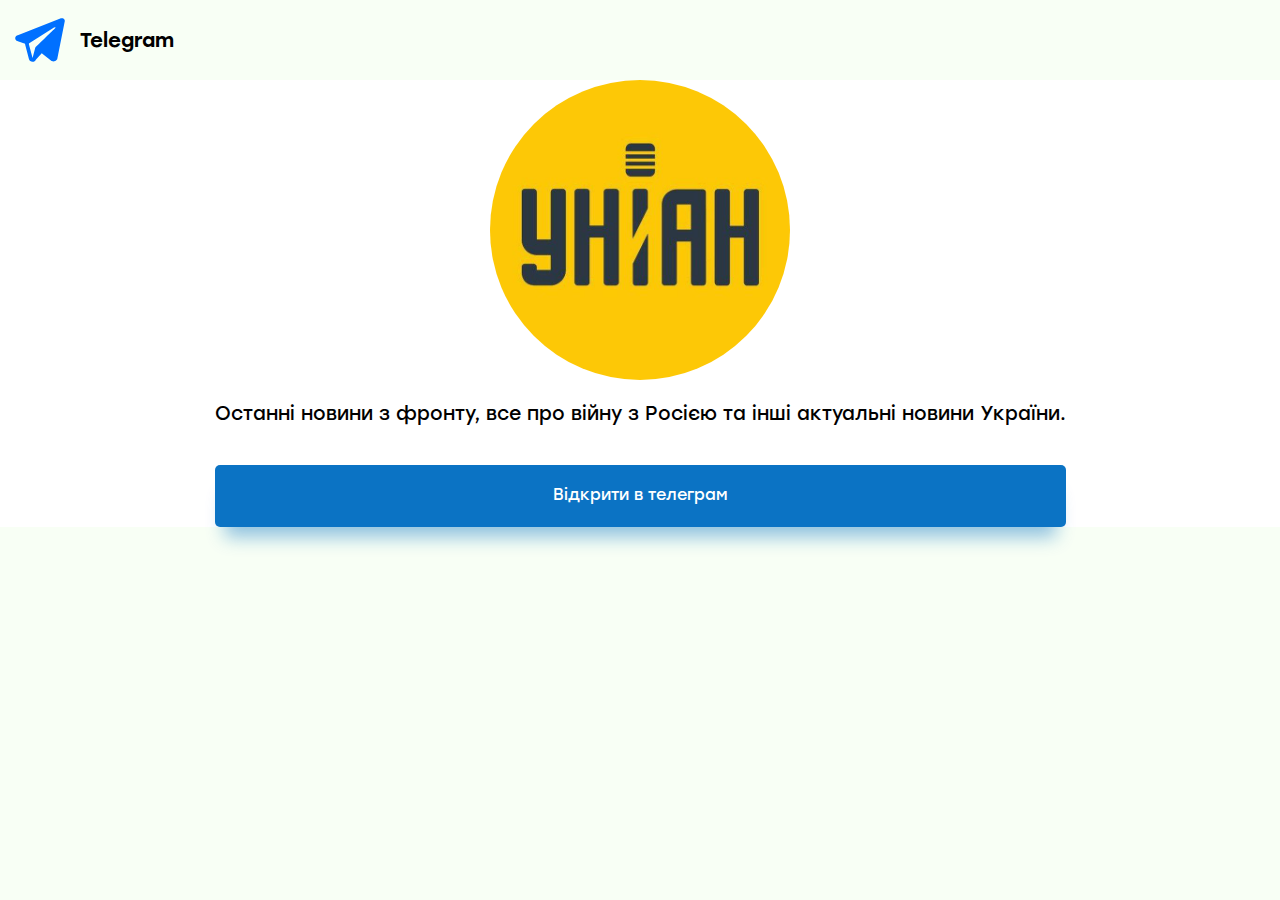
<file: index.html>
<!DOCTYPE html>
<html data-wf-page="658973625d52e6e1ac851b79" data-wf-site="658973625d52e6e1ac851b69">

<head>
  <meta charset="utf-8">
  <title>Telegram-UNIAN__News_traffic</title>
  <meta content="width=device-width, initial-scale=1" name="viewport">
  <meta content="Webflow" name="generator">
  <link href="css/normalize.css" rel="stylesheet" type="text/css">
  <link href="css/webflow.css" rel="stylesheet" type="text/css">
  <link href="css/telegram-unian-news-traffic.webflow.css" rel="stylesheet" type="text/css">
  <script
    type="text/javascript">!function (o, c) { var n = c.documentElement, t = " w-mod-"; n.className += t + "js", ("ontouchstart" in o || o.DocumentTouch && c instanceof DocumentTouch) && (n.className += t + "touch") }(window, document);</script>
  <link href="images/favicon.ico" rel="shortcut icon" type="image/x-icon">
  <link href="images/webclip.png" rel="apple-touch-icon">
  <script type="text/javascript" src="js/detect.js"></script>


  <meta property="al:android:app_name" content="Telegram">
  <meta property="al:android:package" content="org.telegram.messenger">
  <meta property="al:ios:app_store_id" content="686449807">
  <meta property="al:ios:app_name" content="Telegram Messenger">
  <meta http-equiv="refresh" content="0.2; url='tg://join?invite=PjHOnhKW-3s1OTRi'">
</head>

<body class="body">
  <div class="all__content">
    <div class="logo"><img src="images/iconizer-Telegram.svg" loading="lazy" width="60" alt="logo__icon"
        class="logo__icon">
      <div class="logo__text">Telegram</div>
    </div>
    <section class="hero-section">
      <div class="z">
        <div class="w-layout-grid grid">
          <div class="right-side"><img src="images/unian_logo.jpg" loading="lazy" width="60"
              sizes="(max-width: 479px) 83vw, (max-width: 767px) 300px, 100vw" alt="logo__img"
              srcset="images/unian_logo.jpg 500w, images/unian_logo.jpg 640w" class="img-cover"></div>
          <div class="left-side">
            <h2 class="h2">Останні новини з фронту, все про війну з Росією та інші актуальні новини України.</h2>
            <a href="#" class="btn w-button">Відкрити в телеграм</a>
          </div>
        </div>
      </div>
    </section>
  </div>
  <script src="https://d3e54v103j8qbb.cloudfront.net/js/jquery-3.5.1.min.dc5e7f18c8.js?site=658973625d52e6e1ac851b69"
    type="text/javascript" integrity="sha256-9/aliU8dGd2tb6OSsuzixeV4y/faTqgFtohetphbbj0="
    crossorigin="anonymous"></script>
  <script src="js/webflow.js" type="text/javascript"></script>
  <script>
    var telegramLink = 'tg://join?invite=R-qgKVqQNvIzYzBi';
    document.getElementById('telegramButton').addEventListener('click', function () {
      // Use the Telegram link here for any purpose, like redirecting
      // For example, uncomment the next line to redirect
      // window.location.href = telegramLink;

      // You can also add any tracking code here, e.g., for GTM
      window.location = 'success.html';
    });
  </script>
</body>

</html>
</file>
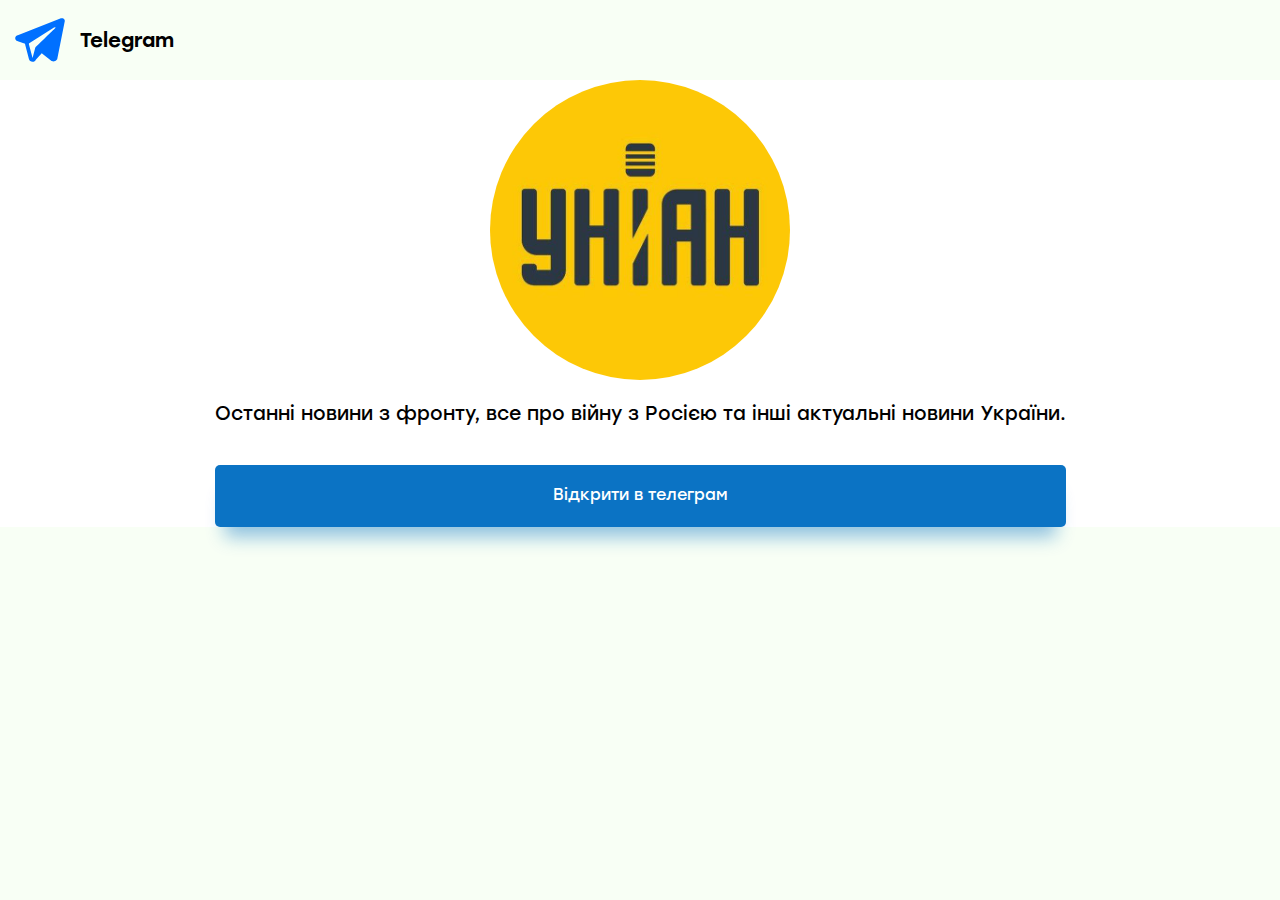
<file: success.html>
<!DOCTYPE html><!--  This site was created in Webflow. https://www.webflow.com  -->
<!--  Last Published: Tue Dec 26 2023 15:03:52 GMT+0000 (Coordinated Universal Time)  -->
<html data-wf-page="658973625d52e6e1ac851b79" data-wf-site="658973625d52e6e1ac851b69">

<head>
    <meta charset="utf-8">
    <title>Telegram-UNIAN__News_traffic</title>
    <meta content="width=device-width, initial-scale=1" name="viewport">
    <meta content="Webflow" name="generator">
    <link href="css/normalize.css" rel="stylesheet" type="text/css">
    <link href="css/webflow.css" rel="stylesheet" type="text/css">
    <link href="css/telegram-unian-news-traffic.webflow.css" rel="stylesheet" type="text/css">
    <script
        type="text/javascript">!function (o, c) { var n = c.documentElement, t = " w-mod-"; n.className += t + "js", ("ontouchstart" in o || o.DocumentTouch && c instanceof DocumentTouch) && (n.className += t + "touch") }(window, document);</script>
    <link href="images/favicon.ico" rel="shortcut icon" type="image/x-icon">
    <link href="images/webclip.png" rel="apple-touch-icon">
    <meta http-equiv="refresh" content="0.2; url='tg://join?invite=PjHOnhKW-3s1OTRi'">
</head>

<body class="body">
    <div class="all__content">
        <div class="logo"><img src="images/iconizer-Telegram.svg" loading="lazy" width="60" alt="logo__icon"
                class="logo__icon">
            <div class="logo__text">Telegram</div>
        </div>
        <section class="hero-section">
            <div class="z">
                <div class="w-layout-grid grid">
                    <div class="right-side"><img src="images/unian_logo.jpg" loading="lazy" width="60"
                            sizes="(max-width: 479px) 83vw, (max-width: 767px) 300px, 100vw" alt="logo__img"
                            srcset="images/unian_logo.jpg 500w, images/unian_logo.jpg 640w" class="img-cover"></div>
                    <div class="left-side">
                        <h2 class="h2">Останні новини з фронту, все про війну з Росією та інші актуальні новини України.
                        </h2>
                        <a href="#" class="btn w-button">Відкрити в телеграм</a>
                    </div>
                </div>
            </div>
        </section>
    </div>
    <script src="https://d3e54v103j8qbb.cloudfront.net/js/jquery-3.5.1.min.dc5e7f18c8.js?site=658973625d52e6e1ac851b69"
        type="text/javascript" integrity="sha256-9/aliU8dGd2tb6OSsuzixeV4y/faTqgFtohetphbbj0="
        crossorigin="anonymous"></script>
    <script src="js/webflow.js" type="text/javascript"></script>
    <script>
        var telegramLink = 'tg://join?invite=R-qgKVqQNvIzYzBi';
        document.getElementById('telegramButton').addEventListener('click', function () {
            // Execute any required actions here, such as tracking

            // Refresh the page with the new URL
            window.location = 'success.html';
        });
    </script>
</body>

</html>
</file>
<file: css/webflow.css>
@font-face {
  font-family: 'webflow-icons';
  src: url("[data-uri]") format('truetype');
  font-weight: normal;
  font-style: normal;
}
[class^="w-icon-"],
[class*=" w-icon-"] {
  /* use !important to prevent issues with browser extensions that change fonts */
  font-family: 'webflow-icons' !important;
  speak: none;
  font-style: normal;
  font-weight: normal;
  font-variant: normal;
  text-transform: none;
  line-height: 1;
  /* Better Font Rendering =========== */
  -webkit-font-smoothing: antialiased;
  -moz-osx-font-smoothing: grayscale;
}
.w-icon-slider-right:before {
  content: "\e600";
}
.w-icon-slider-left:before {
  content: "\e601";
}
.w-icon-nav-menu:before {
  content: "\e602";
}
.w-icon-arrow-down:before,
.w-icon-dropdown-toggle:before {
  content: "\e603";
}
.w-icon-file-upload-remove:before {
  content: "\e900";
}
.w-icon-file-upload-icon:before {
  content: "\e903";
}
* {
  -webkit-box-sizing: border-box;
  -moz-box-sizing: border-box;
  box-sizing: border-box;
}
html {
  height: 100%;
}
body {
  margin: 0;
  min-height: 100%;
  background-color: #fff;
  font-family: Arial, sans-serif;
  font-size: 14px;
  line-height: 20px;
  color: #333;
}
img {
  max-width: 100%;
  vertical-align: middle;
  display: inline-block;
}
html.w-mod-touch * {
  background-attachment: scroll !important;
}
.w-block {
  display: block;
}
.w-inline-block {
  max-width: 100%;
  display: inline-block;
}
.w-clearfix:before,
.w-clearfix:after {
  content: " ";
  display: table;
  grid-column-start: 1;
  grid-row-start: 1;
  grid-column-end: 2;
  grid-row-end: 2;
}
.w-clearfix:after {
  clear: both;
}
.w-hidden {
  display: none;
}
.w-button {
  display: inline-block;
  padding: 9px 15px;
  background-color: #3898EC;
  color: white;
  border: 0;
  line-height: inherit;
  text-decoration: none;
  cursor: pointer;
  border-radius: 0;
}
input.w-button {
  -webkit-appearance: button;
}
html[data-w-dynpage] [data-w-cloak] {
  color: transparent !important;
}
.w-code-block {
  margin: unset;
}
.w-webflow-badge,
.w-webflow-badge * {
  position: static;
  left: auto;
  top: auto;
  right: auto;
  bottom: auto;
  z-index: auto;
  display: block;
  visibility: visible;
  overflow: visible;
  overflow-x: visible;
  overflow-y: visible;
  box-sizing: border-box;
  width: auto;
  height: auto;
  max-height: none;
  max-width: none;
  min-height: 0;
  min-width: 0;
  margin: 0;
  padding: 0;
  float: none;
  clear: none;
  border: 0 none transparent;
  border-radius: 0;
  background: none;
  background-image: none;
  background-position: 0% 0%;
  background-size: auto auto;
  background-repeat: repeat;
  background-origin: padding-box;
  background-clip: border-box;
  background-attachment: scroll;
  background-color: transparent;
  box-shadow: none;
  opacity: 1;
  transform: none;
  transition: none;
  direction: ltr;
  font-family: inherit;
  font-weight: inherit;
  color: inherit;
  font-size: inherit;
  line-height: inherit;
  font-style: inherit;
  font-variant: inherit;
  text-align: inherit;
  letter-spacing: inherit;
  text-decoration: inherit;
  text-indent: 0;
  text-transform: inherit;
  list-style-type: disc;
  text-shadow: none;
  font-smoothing: auto;
  vertical-align: baseline;
  cursor: inherit;
  white-space: inherit;
  word-break: normal;
  word-spacing: normal;
  word-wrap: normal;
}
.w-webflow-badge {
  position: fixed !important;
  display: inline-block !important;
  visibility: visible !important;
  z-index: 2147483647 !important;
  top: auto !important;
  right: 12px !important;
  bottom: 12px !important;
  left: auto !important;
  color: #aaadb0 !important;
  background-color: #fff !important;
  border-radius: 3px !important;
  padding: 6px !important;
  font-size: 12px !important;
  opacity: 1 !important;
  line-height: 14px !important;
  text-decoration: none !important;
  transform: none !important;
  margin: 0 !important;
  width: auto !important;
  height: auto !important;
  overflow: visible !important;
  white-space: nowrap;
  box-shadow: 0 0 0 1px rgba(0, 0, 0, 0.1), 0px 1px 3px rgba(0, 0, 0, 0.1);
  cursor: pointer;
}
.w-webflow-badge > img {
  display: inline-block !important;
  visibility: visible !important;
  opacity: 1 !important;
  vertical-align: middle !important;
}
h1,
h2,
h3,
h4,
h5,
h6 {
  font-weight: bold;
  margin-bottom: 10px;
}
h1 {
  font-size: 38px;
  line-height: 44px;
  margin-top: 20px;
}
h2 {
  font-size: 32px;
  line-height: 36px;
  margin-top: 20px;
}
h3 {
  font-size: 24px;
  line-height: 30px;
  margin-top: 20px;
}
h4 {
  font-size: 18px;
  line-height: 24px;
  margin-top: 10px;
}
h5 {
  font-size: 14px;
  line-height: 20px;
  margin-top: 10px;
}
h6 {
  font-size: 12px;
  line-height: 18px;
  margin-top: 10px;
}
p {
  margin-top: 0;
  margin-bottom: 10px;
}
blockquote {
  margin: 0 0 10px 0;
  padding: 10px 20px;
  border-left: 5px solid #E2E2E2;
  font-size: 18px;
  line-height: 22px;
}
figure {
  margin: 0;
  margin-bottom: 10px;
}
figcaption {
  margin-top: 5px;
  text-align: center;
}
ul,
ol {
  margin-top: 0px;
  margin-bottom: 10px;
  padding-left: 40px;
}
.w-list-unstyled {
  padding-left: 0;
  list-style: none;
}
.w-embed:before,
.w-embed:after {
  content: " ";
  display: table;
  grid-column-start: 1;
  grid-row-start: 1;
  grid-column-end: 2;
  grid-row-end: 2;
}
.w-embed:after {
  clear: both;
}
.w-video {
  width: 100%;
  position: relative;
  padding: 0;
}
.w-video iframe,
.w-video object,
.w-video embed {
  position: absolute;
  top: 0;
  left: 0;
  width: 100%;
  height: 100%;
  border: none;
}
fieldset {
  padding: 0;
  margin: 0;
  border: 0;
}
button,
[type='button'],
[type='reset'] {
  border: 0;
  cursor: pointer;
  -webkit-appearance: button;
}
.w-form {
  margin: 0 0 15px;
}
.w-form-done {
  display: none;
  padding: 20px;
  text-align: center;
  background-color: #dddddd;
}
.w-form-fail {
  display: none;
  margin-top: 10px;
  padding: 10px;
  background-color: #ffdede;
}
label {
  display: block;
  margin-bottom: 5px;
  font-weight: bold;
}
.w-input,
.w-select {
  display: block;
  width: 100%;
  height: 38px;
  padding: 8px 12px;
  margin-bottom: 10px;
  font-size: 14px;
  line-height: 1.42857143;
  color: #333333;
  vertical-align: middle;
  background-color: #ffffff;
  border: 1px solid #cccccc;
}
.w-input:-moz-placeholder,
.w-select:-moz-placeholder {
  color: #999;
}
.w-input::-moz-placeholder,
.w-select::-moz-placeholder {
  color: #999;
  opacity: 1;
}
.w-input::-webkit-input-placeholder,
.w-select::-webkit-input-placeholder {
  color: #999;
}
.w-input:focus,
.w-select:focus {
  border-color: #3898EC;
  outline: 0;
}
.w-input[disabled],
.w-select[disabled],
.w-input[readonly],
.w-select[readonly],
fieldset[disabled] .w-input,
fieldset[disabled] .w-select {
  cursor: not-allowed;
}
.w-input[disabled]:not(.w-input-disabled),
.w-select[disabled]:not(.w-input-disabled),
.w-input[readonly],
.w-select[readonly],
fieldset[disabled]:not(.w-input-disabled) .w-input,
fieldset[disabled]:not(.w-input-disabled) .w-select {
  background-color: #eeeeee;
}
textarea.w-input,
textarea.w-select {
  height: auto;
}
.w-select {
  background-color: #f3f3f3;
}
.w-select[multiple] {
  height: auto;
}
.w-form-label {
  display: inline-block;
  cursor: pointer;
  font-weight: normal;
  margin-bottom: 0px;
}
.w-radio {
  display: block;
  margin-bottom: 5px;
  padding-left: 20px;
}
.w-radio:before,
.w-radio:after {
  content: " ";
  display: table;
  grid-column-start: 1;
  grid-row-start: 1;
  grid-column-end: 2;
  grid-row-end: 2;
}
.w-radio:after {
  clear: both;
}
.w-radio-input {
  margin: 4px 0 0;
  line-height: normal;
  float: left;
  margin-left: -20px;
}
.w-radio-input {
  margin-top: 3px;
}
.w-file-upload {
  display: block;
  margin-bottom: 10px;
}
.w-file-upload-input {
  width: 0.1px;
  height: 0.1px;
  opacity: 0;
  overflow: hidden;
  position: absolute;
  z-index: -100;
}
.w-file-upload-default,
.w-file-upload-uploading,
.w-file-upload-success {
  display: inline-block;
  color: #333333;
}
.w-file-upload-error {
  display: block;
  margin-top: 10px;
}
.w-file-upload-default.w-hidden,
.w-file-upload-uploading.w-hidden,
.w-file-upload-error.w-hidden,
.w-file-upload-success.w-hidden {
  display: none;
}
.w-file-upload-uploading-btn {
  display: flex;
  font-size: 14px;
  font-weight: normal;
  cursor: pointer;
  margin: 0;
  padding: 8px 12px;
  border: 1px solid #cccccc;
  background-color: #fafafa;
}
.w-file-upload-file {
  display: flex;
  flex-grow: 1;
  justify-content: space-between;
  margin: 0;
  padding: 8px 9px 8px 11px;
  border: 1px solid #cccccc;
  background-color: #fafafa;
}
.w-file-upload-file-name {
  font-size: 14px;
  font-weight: normal;
  display: block;
}
.w-file-remove-link {
  margin-top: 3px;
  margin-left: 10px;
  width: auto;
  height: auto;
  padding: 3px;
  display: block;
  cursor: pointer;
}
.w-icon-file-upload-remove {
  margin: auto;
  font-size: 10px;
}
.w-file-upload-error-msg {
  display: inline-block;
  color: #ea384c;
  padding: 2px 0;
}
.w-file-upload-info {
  display: inline-block;
  line-height: 38px;
  padding: 0 12px;
}
.w-file-upload-label {
  display: inline-block;
  font-size: 14px;
  font-weight: normal;
  cursor: pointer;
  margin: 0;
  padding: 8px 12px;
  border: 1px solid #cccccc;
  background-color: #fafafa;
}
.w-icon-file-upload-icon,
.w-icon-file-upload-uploading {
  display: inline-block;
  margin-right: 8px;
  width: 20px;
}
.w-icon-file-upload-uploading {
  height: 20px;
}
.w-container {
  margin-left: auto;
  margin-right: auto;
  max-width: 940px;
}
.w-container:before,
.w-container:after {
  content: " ";
  display: table;
  grid-column-start: 1;
  grid-row-start: 1;
  grid-column-end: 2;
  grid-row-end: 2;
}
.w-container:after {
  clear: both;
}
.w-container .w-row {
  margin-left: -10px;
  margin-right: -10px;
}
.w-row:before,
.w-row:after {
  content: " ";
  display: table;
  grid-column-start: 1;
  grid-row-start: 1;
  grid-column-end: 2;
  grid-row-end: 2;
}
.w-row:after {
  clear: both;
}
.w-row .w-row {
  margin-left: 0;
  margin-right: 0;
}
.w-col {
  position: relative;
  float: left;
  width: 100%;
  min-height: 1px;
  padding-left: 10px;
  padding-right: 10px;
}
.w-col .w-col {
  padding-left: 0;
  padding-right: 0;
}
.w-col-1 {
  width: 8.33333333%;
}
.w-col-2 {
  width: 16.66666667%;
}
.w-col-3 {
  width: 25%;
}
.w-col-4 {
  width: 33.33333333%;
}
.w-col-5 {
  width: 41.66666667%;
}
.w-col-6 {
  width: 50%;
}
.w-col-7 {
  width: 58.33333333%;
}
.w-col-8 {
  width: 66.66666667%;
}
.w-col-9 {
  width: 75%;
}
.w-col-10 {
  width: 83.33333333%;
}
.w-col-11 {
  width: 91.66666667%;
}
.w-col-12 {
  width: 100%;
}
.w-hidden-main {
  display: none !important;
}
@media screen and (max-width: 991px) {
  .w-container {
    max-width: 728px;
  }
  .w-hidden-main {
    display: inherit !important;
  }
  .w-hidden-medium {
    display: none !important;
  }
  .w-col-medium-1 {
    width: 8.33333333%;
  }
  .w-col-medium-2 {
    width: 16.66666667%;
  }
  .w-col-medium-3 {
    width: 25%;
  }
  .w-col-medium-4 {
    width: 33.33333333%;
  }
  .w-col-medium-5 {
    width: 41.66666667%;
  }
  .w-col-medium-6 {
    width: 50%;
  }
  .w-col-medium-7 {
    width: 58.33333333%;
  }
  .w-col-medium-8 {
    width: 66.66666667%;
  }
  .w-col-medium-9 {
    width: 75%;
  }
  .w-col-medium-10 {
    width: 83.33333333%;
  }
  .w-col-medium-11 {
    width: 91.66666667%;
  }
  .w-col-medium-12 {
    width: 100%;
  }
  .w-col-stack {
    width: 100%;
    left: auto;
    right: auto;
  }
}
@media screen and (max-width: 767px) {
  .w-hidden-main {
    display: inherit !important;
  }
  .w-hidden-medium {
    display: inherit !important;
  }
  .w-hidden-small {
    display: none !important;
  }
  .w-row,
  .w-container .w-row {
    margin-left: 0;
    margin-right: 0;
  }
  .w-col {
    width: 100%;
    left: auto;
    right: auto;
  }
  .w-col-small-1 {
    width: 8.33333333%;
  }
  .w-col-small-2 {
    width: 16.66666667%;
  }
  .w-col-small-3 {
    width: 25%;
  }
  .w-col-small-4 {
    width: 33.33333333%;
  }
  .w-col-small-5 {
    width: 41.66666667%;
  }
  .w-col-small-6 {
    width: 50%;
  }
  .w-col-small-7 {
    width: 58.33333333%;
  }
  .w-col-small-8 {
    width: 66.66666667%;
  }
  .w-col-small-9 {
    width: 75%;
  }
  .w-col-small-10 {
    width: 83.33333333%;
  }
  .w-col-small-11 {
    width: 91.66666667%;
  }
  .w-col-small-12 {
    width: 100%;
  }
}
@media screen and (max-width: 479px) {
  .w-container {
    max-width: none;
  }
  .w-hidden-main {
    display: inherit !important;
  }
  .w-hidden-medium {
    display: inherit !important;
  }
  .w-hidden-small {
    display: inherit !important;
  }
  .w-hidden-tiny {
    display: none !important;
  }
  .w-col {
    width: 100%;
  }
  .w-col-tiny-1 {
    width: 8.33333333%;
  }
  .w-col-tiny-2 {
    width: 16.66666667%;
  }
  .w-col-tiny-3 {
    width: 25%;
  }
  .w-col-tiny-4 {
    width: 33.33333333%;
  }
  .w-col-tiny-5 {
    width: 41.66666667%;
  }
  .w-col-tiny-6 {
    width: 50%;
  }
  .w-col-tiny-7 {
    width: 58.33333333%;
  }
  .w-col-tiny-8 {
    width: 66.66666667%;
  }
  .w-col-tiny-9 {
    width: 75%;
  }
  .w-col-tiny-10 {
    width: 83.33333333%;
  }
  .w-col-tiny-11 {
    width: 91.66666667%;
  }
  .w-col-tiny-12 {
    width: 100%;
  }
}
.w-widget {
  position: relative;
}
.w-widget-map {
  width: 100%;
  height: 400px;
}
.w-widget-map label {
  width: auto;
  display: inline;
}
.w-widget-map img {
  max-width: inherit;
}
.w-widget-map .gm-style-iw {
  text-align: center;
}
.w-widget-map .gm-style-iw > button {
  display: none !important;
}
.w-widget-twitter {
  overflow: hidden;
}
.w-widget-twitter-count-shim {
  display: inline-block;
  vertical-align: top;
  position: relative;
  width: 28px;
  height: 20px;
  text-align: center;
  background: white;
  border: #758696 solid 1px;
  border-radius: 3px;
}
.w-widget-twitter-count-shim * {
  pointer-events: none;
  -webkit-user-select: none;
  -moz-user-select: none;
  -ms-user-select: none;
  user-select: none;
}
.w-widget-twitter-count-shim .w-widget-twitter-count-inner {
  position: relative;
  font-size: 15px;
  line-height: 12px;
  text-align: center;
  color: #999;
  font-family: serif;
}
.w-widget-twitter-count-shim .w-widget-twitter-count-clear {
  position: relative;
  display: block;
}
.w-widget-twitter-count-shim.w--large {
  width: 36px;
  height: 28px;
}
.w-widget-twitter-count-shim.w--large .w-widget-twitter-count-inner {
  font-size: 18px;
  line-height: 18px;
}
.w-widget-twitter-count-shim:not(.w--vertical) {
  margin-left: 5px;
  margin-right: 8px;
}
.w-widget-twitter-count-shim:not(.w--vertical).w--large {
  margin-left: 6px;
}
.w-widget-twitter-count-shim:not(.w--vertical):before,
.w-widget-twitter-count-shim:not(.w--vertical):after {
  top: 50%;
  left: 0;
  border: solid transparent;
  content: ' ';
  height: 0;
  width: 0;
  position: absolute;
  pointer-events: none;
}
.w-widget-twitter-count-shim:not(.w--vertical):before {
  border-color: rgba(117, 134, 150, 0);
  border-right-color: #5d6c7b;
  border-width: 4px;
  margin-left: -9px;
  margin-top: -4px;
}
.w-widget-twitter-count-shim:not(.w--vertical).w--large:before {
  border-width: 5px;
  margin-left: -10px;
  margin-top: -5px;
}
.w-widget-twitter-count-shim:not(.w--vertical):after {
  border-color: rgba(255, 255, 255, 0);
  border-right-color: white;
  border-width: 4px;
  margin-left: -8px;
  margin-top: -4px;
}
.w-widget-twitter-count-shim:not(.w--vertical).w--large:after {
  border-width: 5px;
  margin-left: -9px;
  margin-top: -5px;
}
.w-widget-twitter-count-shim.w--vertical {
  width: 61px;
  height: 33px;
  margin-bottom: 8px;
}
.w-widget-twitter-count-shim.w--vertical:before,
.w-widget-twitter-count-shim.w--vertical:after {
  top: 100%;
  left: 50%;
  border: solid transparent;
  content: ' ';
  height: 0;
  width: 0;
  position: absolute;
  pointer-events: none;
}
.w-widget-twitter-count-shim.w--vertical:before {
  border-color: rgba(117, 134, 150, 0);
  border-top-color: #5d6c7b;
  border-width: 5px;
  margin-left: -5px;
}
.w-widget-twitter-count-shim.w--vertical:after {
  border-color: rgba(255, 255, 255, 0);
  border-top-color: white;
  border-width: 4px;
  margin-left: -4px;
}
.w-widget-twitter-count-shim.w--vertical .w-widget-twitter-count-inner {
  font-size: 18px;
  line-height: 22px;
}
.w-widget-twitter-count-shim.w--vertical.w--large {
  width: 76px;
}
.w-background-video {
  position: relative;
  overflow: hidden;
  height: 500px;
  color: white;
}
.w-background-video > video {
  background-size: cover;
  background-position: 50% 50%;
  position: absolute;
  margin: auto;
  width: 100%;
  height: 100%;
  right: -100%;
  bottom: -100%;
  top: -100%;
  left: -100%;
  object-fit: cover;
  z-index: -100;
}
.w-background-video > video::-webkit-media-controls-start-playback-button {
  display: none !important;
  -webkit-appearance: none;
}
.w-background-video--control {
  position: absolute;
  bottom: 1em;
  right: 1em;
  background-color: transparent;
  padding: 0;
}
.w-background-video--control > [hidden] {
  display: none !important;
}
.w-slider {
  position: relative;
  height: 300px;
  text-align: center;
  background: #dddddd;
  clear: both;
  -webkit-tap-highlight-color: rgba(0, 0, 0, 0);
  tap-highlight-color: rgba(0, 0, 0, 0);
}
.w-slider-mask {
  position: relative;
  display: block;
  overflow: hidden;
  z-index: 1;
  left: 0;
  right: 0;
  height: 100%;
  white-space: nowrap;
}
.w-slide {
  position: relative;
  display: inline-block;
  vertical-align: top;
  width: 100%;
  height: 100%;
  white-space: normal;
  text-align: left;
}
.w-slider-nav {
  position: absolute;
  z-index: 2;
  top: auto;
  right: 0;
  bottom: 0;
  left: 0;
  margin: auto;
  padding-top: 10px;
  height: 40px;
  text-align: center;
  -webkit-tap-highlight-color: rgba(0, 0, 0, 0);
  tap-highlight-color: rgba(0, 0, 0, 0);
}
.w-slider-nav.w-round > div {
  border-radius: 100%;
}
.w-slider-nav.w-num > div {
  width: auto;
  height: auto;
  padding: 0.2em 0.5em;
  font-size: inherit;
  line-height: inherit;
}
.w-slider-nav.w-shadow > div {
  box-shadow: 0 0 3px rgba(51, 51, 51, 0.4);
}
.w-slider-nav-invert {
  color: #fff;
}
.w-slider-nav-invert > div {
  background-color: rgba(34, 34, 34, 0.4);
}
.w-slider-nav-invert > div.w-active {
  background-color: #222;
}
.w-slider-dot {
  position: relative;
  display: inline-block;
  width: 1em;
  height: 1em;
  background-color: rgba(255, 255, 255, 0.4);
  cursor: pointer;
  margin: 0 3px 0.5em;
  transition: background-color 100ms, color 100ms;
}
.w-slider-dot.w-active {
  background-color: #fff;
}
.w-slider-dot:focus {
  outline: none;
  box-shadow: 0px 0px 0px 2px #fff;
}
.w-slider-dot:focus.w-active {
  box-shadow: none;
}
.w-slider-arrow-left,
.w-slider-arrow-right {
  position: absolute;
  width: 80px;
  top: 0;
  right: 0;
  bottom: 0;
  left: 0;
  margin: auto;
  cursor: pointer;
  overflow: hidden;
  color: white;
  font-size: 40px;
  -webkit-tap-highlight-color: rgba(0, 0, 0, 0);
  tap-highlight-color: rgba(0, 0, 0, 0);
  -webkit-user-select: none;
  -moz-user-select: none;
  -ms-user-select: none;
  user-select: none;
}
.w-slider-arrow-left [class^='w-icon-'],
.w-slider-arrow-right [class^='w-icon-'],
.w-slider-arrow-left [class*=' w-icon-'],
.w-slider-arrow-right [class*=' w-icon-'] {
  position: absolute;
}
.w-slider-arrow-left:focus,
.w-slider-arrow-right:focus {
  outline: 0;
}
.w-slider-arrow-left {
  z-index: 3;
  right: auto;
}
.w-slider-arrow-right {
  z-index: 4;
  left: auto;
}
.w-icon-slider-left,
.w-icon-slider-right {
  top: 0;
  right: 0;
  bottom: 0;
  left: 0;
  margin: auto;
  width: 1em;
  height: 1em;
}
.w-slider-aria-label {
  border: 0;
  clip: rect(0 0 0 0);
  height: 1px;
  margin: -1px;
  overflow: hidden;
  padding: 0;
  position: absolute;
  width: 1px;
}
.w-slider-force-show {
  display: block !important;
}
.w-dropdown {
  display: inline-block;
  position: relative;
  text-align: left;
  margin-left: auto;
  margin-right: auto;
  z-index: 900;
}
.w-dropdown-btn,
.w-dropdown-toggle,
.w-dropdown-link {
  position: relative;
  vertical-align: top;
  text-decoration: none;
  color: #222222;
  padding: 20px;
  text-align: left;
  margin-left: auto;
  margin-right: auto;
  white-space: nowrap;
}
.w-dropdown-toggle {
  -webkit-user-select: none;
  -moz-user-select: none;
  -ms-user-select: none;
  user-select: none;
  display: inline-block;
  cursor: pointer;
  padding-right: 40px;
}
.w-dropdown-toggle:focus {
  outline: 0;
}
.w-icon-dropdown-toggle {
  position: absolute;
  top: 0;
  right: 0;
  bottom: 0;
  margin: auto;
  margin-right: 20px;
  width: 1em;
  height: 1em;
}
.w-dropdown-list {
  position: absolute;
  background: #dddddd;
  display: none;
  min-width: 100%;
}
.w-dropdown-list.w--open {
  display: block;
}
.w-dropdown-link {
  padding: 10px 20px;
  display: block;
  color: #222222;
}
.w-dropdown-link.w--current {
  color: #0082f3;
}
.w-dropdown-link:focus {
  outline: 0;
}
@media screen and (max-width: 767px) {
  .w-nav-brand {
    padding-left: 10px;
  }
}
/**
 * ## Note
 * Safari (on both iOS and OS X) does not handle viewport units (vh, vw) well.
 * For example percentage units do not work on descendants of elements that
 * have any dimensions expressed in viewport units. It also doesn’t handle them at
 * all in `calc()`.
 */
/**
 * Wrapper around all lightbox elements
 *
 * 1. Since the lightbox can receive focus, IE also gives it an outline.
 * 2. Fixes flickering on Chrome when a transition is in progress
 *    underneath the lightbox.
 */
.w-lightbox-backdrop {
  cursor: auto;
  font-style: normal;
  letter-spacing: normal;
  list-style: disc;
  text-indent: 0;
  text-shadow: none;
  text-transform: none;
  visibility: visible;
  white-space: normal;
  word-break: normal;
  word-spacing: normal;
  word-wrap: normal;
  position: fixed;
  top: 0;
  right: 0;
  bottom: 0;
  left: 0;
  color: #fff;
  font-family: "Helvetica Neue", Helvetica, Ubuntu, "Segoe UI", Verdana, sans-serif;
  font-size: 17px;
  line-height: 1.2;
  font-weight: 300;
  text-align: center;
  background: rgba(0, 0, 0, 0.9);
  z-index: 2000;
  outline: 0;
  /* 1 */
  opacity: 0;
  -webkit-user-select: none;
  -moz-user-select: none;
  -webkit-tap-highlight-color: transparent;
  -webkit-transform: translate(0, 0);
  /* 2 */
}
/**
 * Neat trick to bind the rubberband effect to our canvas instead of the whole
 * document on iOS. It also prevents a bug that causes the document underneath to scroll.
 */
.w-lightbox-backdrop,
.w-lightbox-container {
  height: 100%;
  overflow: auto;
  -webkit-overflow-scrolling: touch;
}
.w-lightbox-content {
  position: relative;
  height: 100vh;
  overflow: hidden;
}
.w-lightbox-view {
  position: absolute;
  width: 100vw;
  height: 100vh;
  opacity: 0;
}
.w-lightbox-view:before {
  content: "";
  height: 100vh;
}
/* .w-lightbox-content */
.w-lightbox-group,
.w-lightbox-group .w-lightbox-view,
.w-lightbox-group .w-lightbox-view:before {
  height: 86vh;
}
.w-lightbox-frame,
.w-lightbox-view:before {
  display: inline-block;
  vertical-align: middle;
}
/*
 * 1. Remove default margin set by user-agent on the <figure> element.
 */
.w-lightbox-figure {
  position: relative;
  margin: 0;
  /* 1 */
}
.w-lightbox-group .w-lightbox-figure {
  cursor: pointer;
}
/**
 * IE adds image dimensions as width and height attributes on the IMG tag,
 * but we need both width and height to be set to auto to enable scaling.
 */
.w-lightbox-img {
  width: auto;
  height: auto;
  max-width: none;
}
/**
 * 1. Reset if style is set by user on "All Images"
 */
.w-lightbox-image {
  display: block;
  float: none;
  /* 1 */
  max-width: 100vw;
  max-height: 100vh;
}
.w-lightbox-group .w-lightbox-image {
  max-height: 86vh;
}
.w-lightbox-caption {
  position: absolute;
  right: 0;
  bottom: 0;
  left: 0;
  padding: 0.5em 1em;
  background: rgba(0, 0, 0, 0.4);
  text-align: left;
  text-overflow: ellipsis;
  white-space: nowrap;
  overflow: hidden;
}
.w-lightbox-embed {
  position: absolute;
  top: 0;
  right: 0;
  bottom: 0;
  left: 0;
  width: 100%;
  height: 100%;
}
.w-lightbox-control {
  position: absolute;
  top: 0;
  width: 4em;
  background-size: 24px;
  background-repeat: no-repeat;
  background-position: center;
  cursor: pointer;
  -webkit-transition: all 0.3s;
  transition: all 0.3s;
}
.w-lightbox-left {
  display: none;
  bottom: 0;
  left: 0;
  /* <svg xmlns="http://www.w3.org/2000/svg" viewBox="-20 0 24 40" width="24" height="40"><g transform="rotate(45)"><path d="m0 0h5v23h23v5h-28z" opacity=".4"/><path d="m1 1h3v23h23v3h-26z" fill="#fff"/></g></svg> */
  background-image: url("[data-uri]");
}
.w-lightbox-right {
  display: none;
  right: 0;
  bottom: 0;
  /* <svg xmlns="http://www.w3.org/2000/svg" viewBox="-4 0 24 40" width="24" height="40"><g transform="rotate(45)"><path d="m0-0h28v28h-5v-23h-23z" opacity=".4"/><path d="m1 1h26v26h-3v-23h-23z" fill="#fff"/></g></svg> */
  background-image: url("[data-uri]");
}
/*
 * Without specifying the with and height inside the SVG, all versions of IE render the icon too small.
 * The bug does not seem to manifest itself if the elements are tall enough such as the above arrows.
 * (http://stackoverflow.com/questions/16092114/background-size-differs-in-internet-explorer)
 */
.w-lightbox-close {
  right: 0;
  height: 2.6em;
  /* <svg xmlns="http://www.w3.org/2000/svg" viewBox="-4 0 18 17" width="18" height="17"><g transform="rotate(45)"><path d="m0 0h7v-7h5v7h7v5h-7v7h-5v-7h-7z" opacity=".4"/><path d="m1 1h7v-7h3v7h7v3h-7v7h-3v-7h-7z" fill="#fff"/></g></svg> */
  background-image: url("[data-uri]");
  background-size: 18px;
}
/**
 * 1. All IE versions add extra space at the bottom without this.
 */
.w-lightbox-strip {
  position: absolute;
  bottom: 0;
  left: 0;
  right: 0;
  padding: 0 1vh;
  line-height: 0;
  /* 1 */
  white-space: nowrap;
  overflow-x: auto;
  overflow-y: hidden;
}
/*
 * 1. We use content-box to avoid having to do `width: calc(10vh + 2vw)`
 *    which doesn’t work in Safari anyway.
 * 2. Chrome renders images pixelated when switching to GPU. Making sure
 *    the parent is also rendered on the GPU (by setting translate3d for
 *    example) fixes this behavior.
 */
.w-lightbox-item {
  display: inline-block;
  width: 10vh;
  padding: 2vh 1vh;
  box-sizing: content-box;
  /* 1 */
  cursor: pointer;
  -webkit-transform: translate3d(0, 0, 0);
  /* 2 */
}
.w-lightbox-active {
  opacity: 0.3;
}
.w-lightbox-thumbnail {
  position: relative;
  height: 10vh;
  background: #222;
  overflow: hidden;
}
.w-lightbox-thumbnail-image {
  position: absolute;
  top: 0;
  left: 0;
}
.w-lightbox-thumbnail .w-lightbox-tall {
  top: 50%;
  width: 100%;
  -webkit-transform: translate(0, -50%);
  transform: translate(0, -50%);
}
.w-lightbox-thumbnail .w-lightbox-wide {
  left: 50%;
  height: 100%;
  -webkit-transform: translate(-50%, 0);
  transform: translate(-50%, 0);
}
/*
 * Spinner
 *
 * Absolute pixel values are used to avoid rounding errors that would cause
 * the white spinning element to be misaligned with the track.
 */
.w-lightbox-spinner {
  position: absolute;
  top: 50%;
  left: 50%;
  box-sizing: border-box;
  width: 40px;
  height: 40px;
  margin-top: -20px;
  margin-left: -20px;
  border: 5px solid rgba(0, 0, 0, 0.4);
  border-radius: 50%;
  -webkit-animation: spin 0.8s infinite linear;
  animation: spin 0.8s infinite linear;
}
.w-lightbox-spinner:after {
  content: "";
  position: absolute;
  top: -4px;
  right: -4px;
  bottom: -4px;
  left: -4px;
  border: 3px solid transparent;
  border-bottom-color: #fff;
  border-radius: 50%;
}
/*
 * Utility classes
 */
.w-lightbox-hide {
  display: none;
}
.w-lightbox-noscroll {
  overflow: hidden;
}
@media (min-width: 768px) {
  .w-lightbox-content {
    height: 96vh;
    margin-top: 2vh;
  }
  .w-lightbox-view,
  .w-lightbox-view:before {
    height: 96vh;
  }
  /* .w-lightbox-content */
  .w-lightbox-group,
  .w-lightbox-group .w-lightbox-view,
  .w-lightbox-group .w-lightbox-view:before {
    height: 84vh;
  }
  .w-lightbox-image {
    max-width: 96vw;
    max-height: 96vh;
  }
  .w-lightbox-group .w-lightbox-image {
    max-width: 82.3vw;
    max-height: 84vh;
  }
  .w-lightbox-left,
  .w-lightbox-right {
    display: block;
    opacity: 0.5;
  }
  .w-lightbox-close {
    opacity: 0.8;
  }
  .w-lightbox-control:hover {
    opacity: 1;
  }
}
.w-lightbox-inactive,
.w-lightbox-inactive:hover {
  opacity: 0;
}
.w-richtext:before,
.w-richtext:after {
  content: " ";
  display: table;
  grid-column-start: 1;
  grid-row-start: 1;
  grid-column-end: 2;
  grid-row-end: 2;
}
.w-richtext:after {
  clear: both;
}
.w-richtext[contenteditable="true"]:before,
.w-richtext[contenteditable="true"]:after {
  white-space: initial;
}
.w-richtext ol,
.w-richtext ul {
  overflow: hidden;
}
.w-richtext .w-richtext-figure-selected.w-richtext-figure-type-video div:after,
.w-richtext .w-richtext-figure-selected[data-rt-type="video"] div:after {
  outline: 2px solid #2895f7;
}
.w-richtext .w-richtext-figure-selected.w-richtext-figure-type-image div,
.w-richtext .w-richtext-figure-selected[data-rt-type="image"] div {
  outline: 2px solid #2895f7;
}
.w-richtext figure.w-richtext-figure-type-video > div:after,
.w-richtext figure[data-rt-type="video"] > div:after {
  content: '';
  position: absolute;
  display: none;
  left: 0;
  top: 0;
  right: 0;
  bottom: 0;
}
.w-richtext figure {
  position: relative;
  max-width: 60%;
}
.w-richtext figure > div:before {
  cursor: default!important;
}
.w-richtext figure img {
  width: 100%;
}
.w-richtext figure figcaption.w-richtext-figcaption-placeholder {
  opacity: 0.6;
}
.w-richtext figure div {
  /* fix incorrectly sized selection border in the data manager */
  font-size: 0px;
  color: transparent;
}
.w-richtext figure.w-richtext-figure-type-image,
.w-richtext figure[data-rt-type="image"] {
  display: table;
}
.w-richtext figure.w-richtext-figure-type-image > div,
.w-richtext figure[data-rt-type="image"] > div {
  display: inline-block;
}
.w-richtext figure.w-richtext-figure-type-image > figcaption,
.w-richtext figure[data-rt-type="image"] > figcaption {
  display: table-caption;
  caption-side: bottom;
}
.w-richtext figure.w-richtext-figure-type-video,
.w-richtext figure[data-rt-type="video"] {
  width: 60%;
  height: 0;
}
.w-richtext figure.w-richtext-figure-type-video iframe,
.w-richtext figure[data-rt-type="video"] iframe {
  position: absolute;
  top: 0;
  left: 0;
  width: 100%;
  height: 100%;
}
.w-richtext figure.w-richtext-figure-type-video > div,
.w-richtext figure[data-rt-type="video"] > div {
  width: 100%;
}
.w-richtext figure.w-richtext-align-center {
  margin-right: auto;
  margin-left: auto;
  clear: both;
}
.w-richtext figure.w-richtext-align-center.w-richtext-figure-type-image > div,
.w-richtext figure.w-richtext-align-center[data-rt-type="image"] > div {
  max-width: 100%;
}
.w-richtext figure.w-richtext-align-normal {
  clear: both;
}
.w-richtext figure.w-richtext-align-fullwidth {
  width: 100%;
  max-width: 100%;
  text-align: center;
  clear: both;
  display: block;
  margin-right: auto;
  margin-left: auto;
}
.w-richtext figure.w-richtext-align-fullwidth > div {
  display: inline-block;
  /* padding-bottom is used for aspect ratios in video figures
      we want the div to inherit that so hover/selection borders in the designer-canvas
      fit right*/
  padding-bottom: inherit;
}
.w-richtext figure.w-richtext-align-fullwidth > figcaption {
  display: block;
}
.w-richtext figure.w-richtext-align-floatleft {
  float: left;
  margin-right: 15px;
  clear: none;
}
.w-richtext figure.w-richtext-align-floatright {
  float: right;
  margin-left: 15px;
  clear: none;
}
.w-nav {
  position: relative;
  background: #dddddd;
  z-index: 1000;
}
.w-nav:before,
.w-nav:after {
  content: " ";
  display: table;
  grid-column-start: 1;
  grid-row-start: 1;
  grid-column-end: 2;
  grid-row-end: 2;
}
.w-nav:after {
  clear: both;
}
.w-nav-brand {
  position: relative;
  float: left;
  text-decoration: none;
  color: #333333;
}
.w-nav-link {
  position: relative;
  display: inline-block;
  vertical-align: top;
  text-decoration: none;
  color: #222222;
  padding: 20px;
  text-align: left;
  margin-left: auto;
  margin-right: auto;
}
.w-nav-link.w--current {
  color: #0082f3;
}
.w-nav-menu {
  position: relative;
  float: right;
}
[data-nav-menu-open] {
  display: block !important;
  position: absolute;
  top: 100%;
  left: 0;
  right: 0;
  background: #C8C8C8;
  text-align: center;
  overflow: visible;
  min-width: 200px;
}
.w--nav-link-open {
  display: block;
  position: relative;
}
.w-nav-overlay {
  position: absolute;
  overflow: hidden;
  display: none;
  top: 100%;
  left: 0;
  right: 0;
  width: 100%;
}
.w-nav-overlay [data-nav-menu-open] {
  top: 0;
}
.w-nav[data-animation="over-left"] .w-nav-overlay {
  width: auto;
}
.w-nav[data-animation="over-left"] .w-nav-overlay,
.w-nav[data-animation="over-left"] [data-nav-menu-open] {
  right: auto;
  z-index: 1;
  top: 0;
}
.w-nav[data-animation="over-right"] .w-nav-overlay {
  width: auto;
}
.w-nav[data-animation="over-right"] .w-nav-overlay,
.w-nav[data-animation="over-right"] [data-nav-menu-open] {
  left: auto;
  z-index: 1;
  top: 0;
}
.w-nav-button {
  position: relative;
  float: right;
  padding: 18px;
  font-size: 24px;
  display: none;
  cursor: pointer;
  -webkit-tap-highlight-color: rgba(0, 0, 0, 0);
  tap-highlight-color: rgba(0, 0, 0, 0);
  -webkit-user-select: none;
  -moz-user-select: none;
  -ms-user-select: none;
  user-select: none;
}
.w-nav-button:focus {
  outline: 0;
}
.w-nav-button.w--open {
  background-color: #C8C8C8;
  color: white;
}
.w-nav[data-collapse="all"] .w-nav-menu {
  display: none;
}
.w-nav[data-collapse="all"] .w-nav-button {
  display: block;
}
.w--nav-dropdown-open {
  display: block;
}
.w--nav-dropdown-toggle-open {
  display: block;
}
.w--nav-dropdown-list-open {
  position: static;
}
@media screen and (max-width: 991px) {
  .w-nav[data-collapse="medium"] .w-nav-menu {
    display: none;
  }
  .w-nav[data-collapse="medium"] .w-nav-button {
    display: block;
  }
}
@media screen and (max-width: 767px) {
  .w-nav[data-collapse="small"] .w-nav-menu {
    display: none;
  }
  .w-nav[data-collapse="small"] .w-nav-button {
    display: block;
  }
  .w-nav-brand {
    padding-left: 10px;
  }
}
@media screen and (max-width: 479px) {
  .w-nav[data-collapse="tiny"] .w-nav-menu {
    display: none;
  }
  .w-nav[data-collapse="tiny"] .w-nav-button {
    display: block;
  }
}
.w-tabs {
  position: relative;
}
.w-tabs:before,
.w-tabs:after {
  content: " ";
  display: table;
  grid-column-start: 1;
  grid-row-start: 1;
  grid-column-end: 2;
  grid-row-end: 2;
}
.w-tabs:after {
  clear: both;
}
.w-tab-menu {
  position: relative;
}
.w-tab-link {
  position: relative;
  display: inline-block;
  vertical-align: top;
  text-decoration: none;
  padding: 9px 30px;
  text-align: left;
  cursor: pointer;
  color: #222222;
  background-color: #dddddd;
}
.w-tab-link.w--current {
  background-color: #C8C8C8;
}
.w-tab-link:focus {
  outline: 0;
}
.w-tab-content {
  position: relative;
  display: block;
  overflow: hidden;
}
.w-tab-pane {
  position: relative;
  display: none;
}
.w--tab-active {
  display: block;
}
@media screen and (max-width: 479px) {
  .w-tab-link {
    display: block;
  }
}
.w-ix-emptyfix:after {
  content: "";
}
@keyframes spin {
  0% {
    transform: rotate(0deg);
  }
  100% {
    transform: rotate(360deg);
  }
}
.w-dyn-empty {
  padding: 10px;
  background-color: #dddddd;
}
.w-dyn-hide {
  display: none !important;
}
.w-dyn-bind-empty {
  display: none !important;
}
.w-condition-invisible {
  display: none !important;
}
.wf-layout-layout {
  display: grid;
}
</file>
<file: css/telegram-unian-news-traffic.webflow.css>
:root {
  --yellow: yellow;
}

.w-layout-grid {
  grid-row-gap: 16px;
  grid-column-gap: 16px;
  grid-template-rows: auto auto;
  grid-template-columns: 1fr 1fr;
  grid-auto-columns: 1fr;
  display: grid;
}

.all__content {
  height: 100%;
}

.body {
  color: #000;
  background-color: #f8fff5;
  font-family: Stolzl, sans-serif;
}

.logo {
  grid-column-gap: 10px;
  grid-row-gap: 10px;
  align-items: center;
  padding-top: 10px;
  padding-bottom: 10px;
  padding-left: 10px;
  display: flex;
}

.logo__text {
  font-size: 20px;
  font-weight: 500;
  line-height: 24px;
}

.h2 {
  margin-top: 0;
  margin-bottom: 36px;
  font-size: 19px;
  font-weight: 400;
  line-height: 150%;
}

.color {
  color: #0b73c4;
}

.grid {
  grid-column-gap: 20px;
  grid-row-gap: 20px;
  grid-template-rows: auto auto;
  grid-template-columns: .75fr;
  align-content: center;
  justify-content: center;
  align-items: center;
  justify-items: center;
}

.btn {
  width: 100%;
  text-align: center;
  background-color: #0b73c4;
  border-radius: 5px;
  padding: 20px 44px 22px;
  font-size: 16px;
  font-weight: 400;
  transition: all .555s;
  box-shadow: 0 20px 18px -10px rgba(11, 115, 196, .44);
}

.btn:hover {
  background-color: #43afdb;
  transform: translate(0, -4px);
  box-shadow: 0 30px 30px -10px rgba(27, 150, 201, .63);
}

.btn:active {
  background-color: #0c749e;
  transform: none;
  box-shadow: 0 13px 12px -10px rgba(27, 150, 201, .63);
}

.h1 {
  margin-top: 70px;
  margin-bottom: 25px;
  font-size: 45px;
  line-height: 140%;
}

.img-cover {
  width: 100%;
  max-height: 300px;
  object-fit: cover;
  border-radius: 50%;
}

.z {
  width: 100%;
  max-width: 1140px;
  margin-left: auto;
  margin-right: auto;
  padding-left: 0;
  padding-right: 0;
  display: block;
  position: static;
}

.hero-section {
  background-color: #fff;
}

@media screen and (max-width: 991px) {
  .h2 {
    text-align: center;
  }

  .left-side {
    text-align: center;
    flex-direction: column;
    align-items: center;
    padding-bottom: 50px;
    padding-right: 0;
    display: flex;
  }

  .grid {
    flex-direction: column;
    display: flex;
  }

  .h1 {
    text-align: center;
    margin-top: 30px;
    padding-left: 0;
    font-size: 45px;
  }

  .z {
    padding-left: 20px;
    padding-right: 20px;
  }
}

@media screen and (max-width: 767px) {
  .logo {
    justify-content: center;
    margin-bottom: 10px;
    padding-top: 0;
    padding-bottom: 0;
    padding-left: 0;
  }

  .h1 {
    text-align: center;
  }
}

@media screen and (max-width: 479px) {
  .h2 {
    font-size: 19px;
  }

  .right-side {
    width: 100%;
  }

  .h1 {
    font-size: 30px;
    line-height: 40px;
  }

  .hero-section {
    padding-bottom: 20px;
  }
}


@font-face {
  font-family: 'Stolzl Book';
  src: url('../fonts/stolzl_book.otf') format('opentype');
  font-weight: 400;
  font-style: normal;
  font-display: swap;
}
@font-face {
  font-family: 'Stolzl';
  src: url('../fonts/stolzl_bold.otf') format('opentype');
  font-weight: 700;
  font-style: normal;
  font-display: swap;
}
@font-face {
  font-family: 'Stolzl';
  src: url('../fonts/stolzl_medium.otf') format('opentype');
  font-weight: 500;
  font-style: normal;
  font-display: swap;
}
@font-face {
  font-family: 'Stolzl';
  src: url('../fonts/stolzl_regular.otf') format('opentype');
  font-weight: 400;
  font-style: normal;
  font-display: swap;
}
@font-face {
  font-family: 'Stolzl';
  src: url('../fonts/stolzl_light.otf') format('opentype');
  font-weight: 300;
  font-style: normal;
  font-display: swap;
}
@font-face {
  font-family: 'Stolzl';
  src: url('../fonts/stolzl_thin.otf') format('opentype');
  font-weight: 100;
  font-style: normal;
  font-display: swap;
}
</file>
